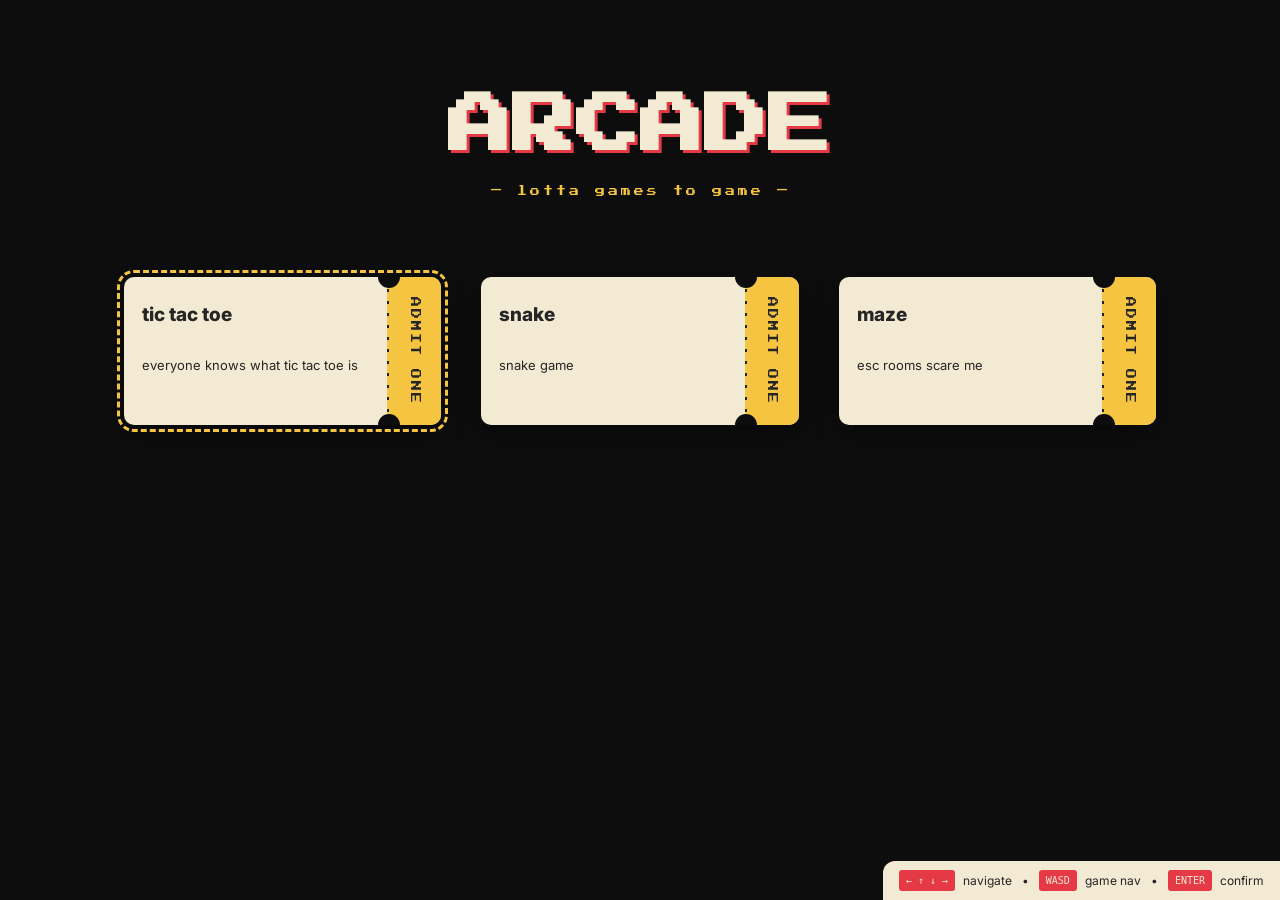
<file: index.html>
<!DOCTYPE html>
<html lang="en">
<head>
    <meta charset="UTF-8">
    <meta name="viewport" content="width=device-width, initial-scale=1.0">
    <title>arcade</title>
    <link rel="stylesheet" href="style.css">
</head>
<body>
    <header class="arc-header">
        <h1>ARCADE</h1>
        <p>— lotta games to game —</p>
    </header>
    <main>
        <div class="tix">
            <a class="tic" href="games\tictactoe.html">
                <div class="stub">
                    <span class="stub-title">tic tac toe</span>
                    <span class="stub-desc">everyone knows what tic tac toe is</span>
                </div>
                <div class="stub-tear">admit one</div>
            </a>
            <a class="tic" href="games/snake.html">
                <div class="stub">
                    <span class="stub-title">snake</span>
                    <span class="stub-desc">snake game</span>
                </div>
                <div class="stub-tear">admit one</div>
            </a>
            <a class="tic" href="games/maze.html">
                <div class="stub">
                    <span class="stub-title">maze</span>
                    <span class="stub-desc">esc rooms scare me</span>
                </div>
                <div class="stub-tear">admit one</div>
            </a>
        </div>
    </main>
    <div class="controls-hud">
        <span class="key">← ↑ ↓ →</span>
        <span>navigate</span>
        <span class="hud-dot">•</span>
        <span class="key">WASD</span>
        <span>game nav</span>
        <span class="hud-dot">•</span>
        <span class="key">ENTER</span>
        <span>confirm</span>
    </div>
    <script src="js/tabbed.js"></script>
</body>
</html>
</file>
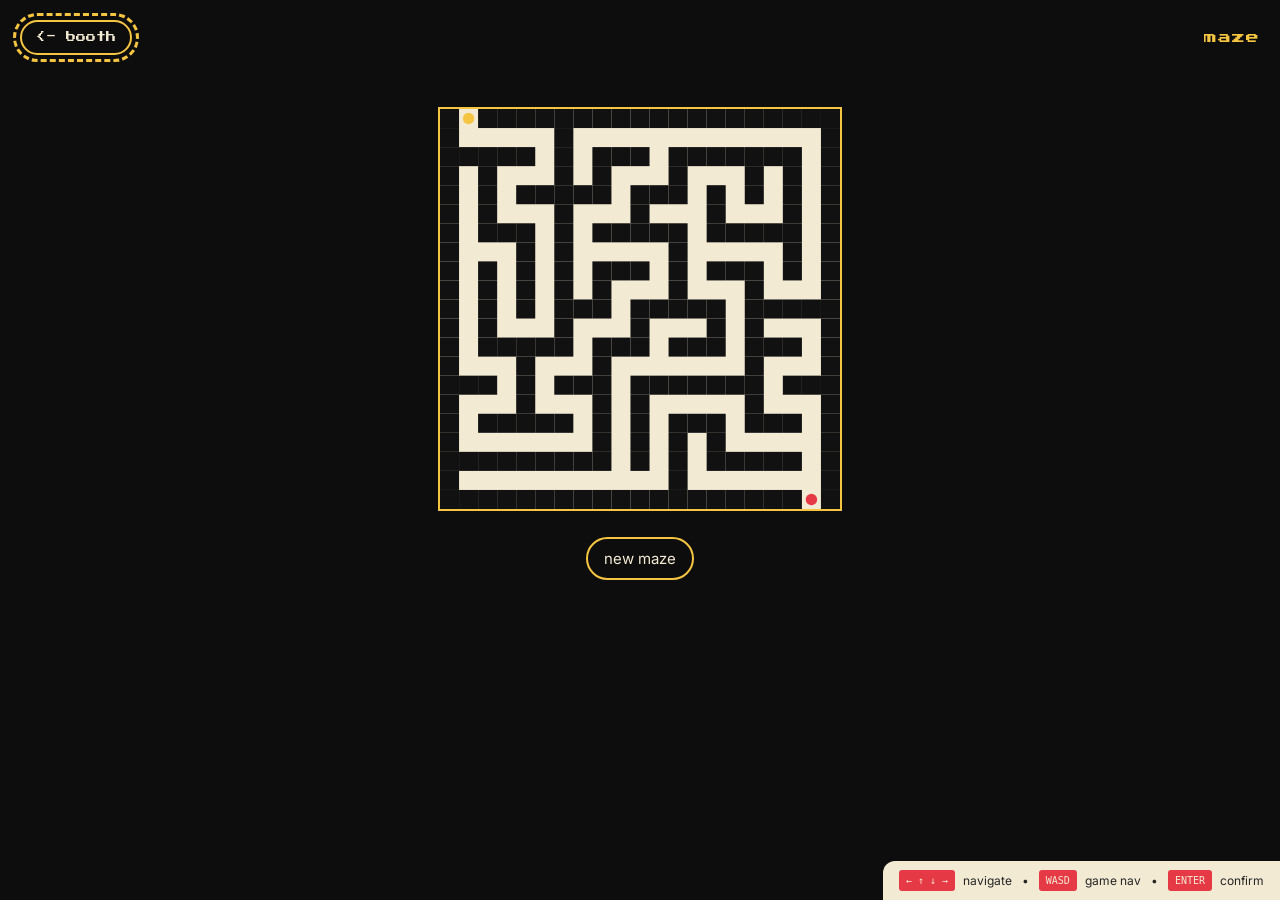
<file: games/maze.html>
<!DOCTYPE html>
<html lang="en">
<head>
    <meta charset="UTF-8">
    <meta name="viewport" content="width=device-width, initial-scale=1.0">
    <title>AAAAAAAAAA</title>
    <link rel="stylesheet" href="../style.css">
</head>
<body>
    <div class="game-top">
        <a class="back" href="../index.html"><- booth</a>
        <span class="game-name">maze</span>
    </div>
    <main class="game">
        <canvas id="game-board" width="400" height="400"></canvas>
        <div class="btn-row">
            <button id="new" class="btn">new maze</button>
        </div>
    </main>
    <div class="controls-hud">
        <span class="key">← ↑ ↓ →</span>
        <span>navigate</span>
        <span class="hud-dot">•</span>
        <span class="key">WASD</span>
        <span>game nav</span>
        <span class="hud-dot">•</span>
        <span class="key">ENTER</span>
        <span>confirm</span>
    </div>
    <script src="../js/maze.js"></script>
    <script src="../js/tabbed.js"></script>
</body>
</html>
</file>
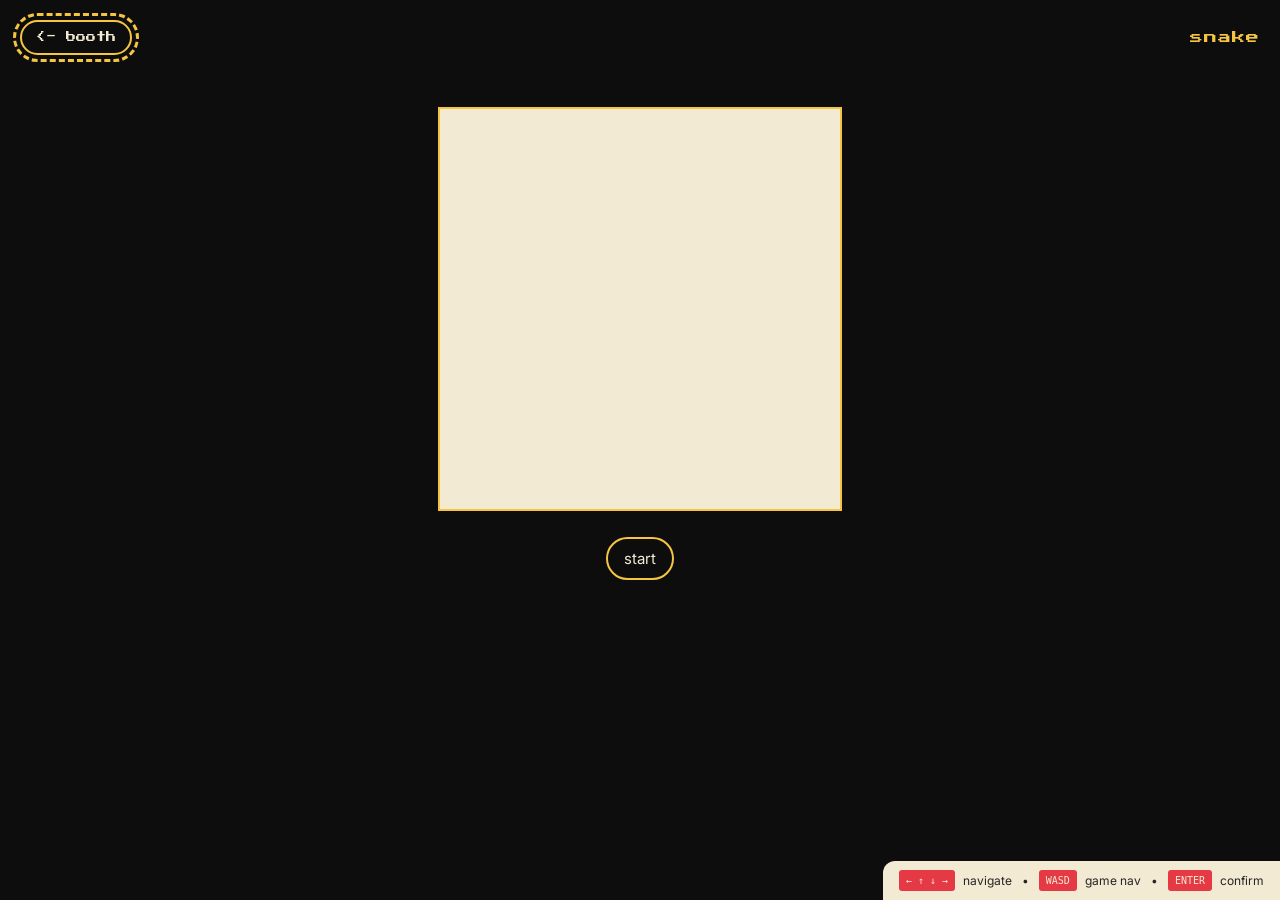
<file: games/snake.html>
<!DOCTYPE html>
<html lang="en">
<head>
    <meta charset="UTF-8">
    <meta name="viewport" content="width=device-width, initial-scale=1.0">
    <title>oh no poisonous</title>
    <link rel="stylesheet" href="../style.css">
</head>
<body>
    <div class="game-top">
        <a class="back" href="../index.html"><- booth</a>
        <span class="game-name">snake</span>
    </div>
    <main class="game">
        <canvas id="game-board" width="400" height="400"></canvas>
        <div class="btn-row">
            <button id="start" class="btn">start</button>
        </div>
    </main>
    <div class="controls-hud">
        <span class="key">← ↑ ↓ →</span>
        <span>navigate</span>
        <span class="hud-dot">•</span>
        <span class="key">WASD</span>
        <span>game nav</span>
        <span class="hud-dot">•</span>
        <span class="key">ENTER</span>
        <span>confirm</span>
    </div>
    <script src="../js/snake.js"></script>
    <script src="../js/tabbed.js"></script>
</body>
</html>
</file>
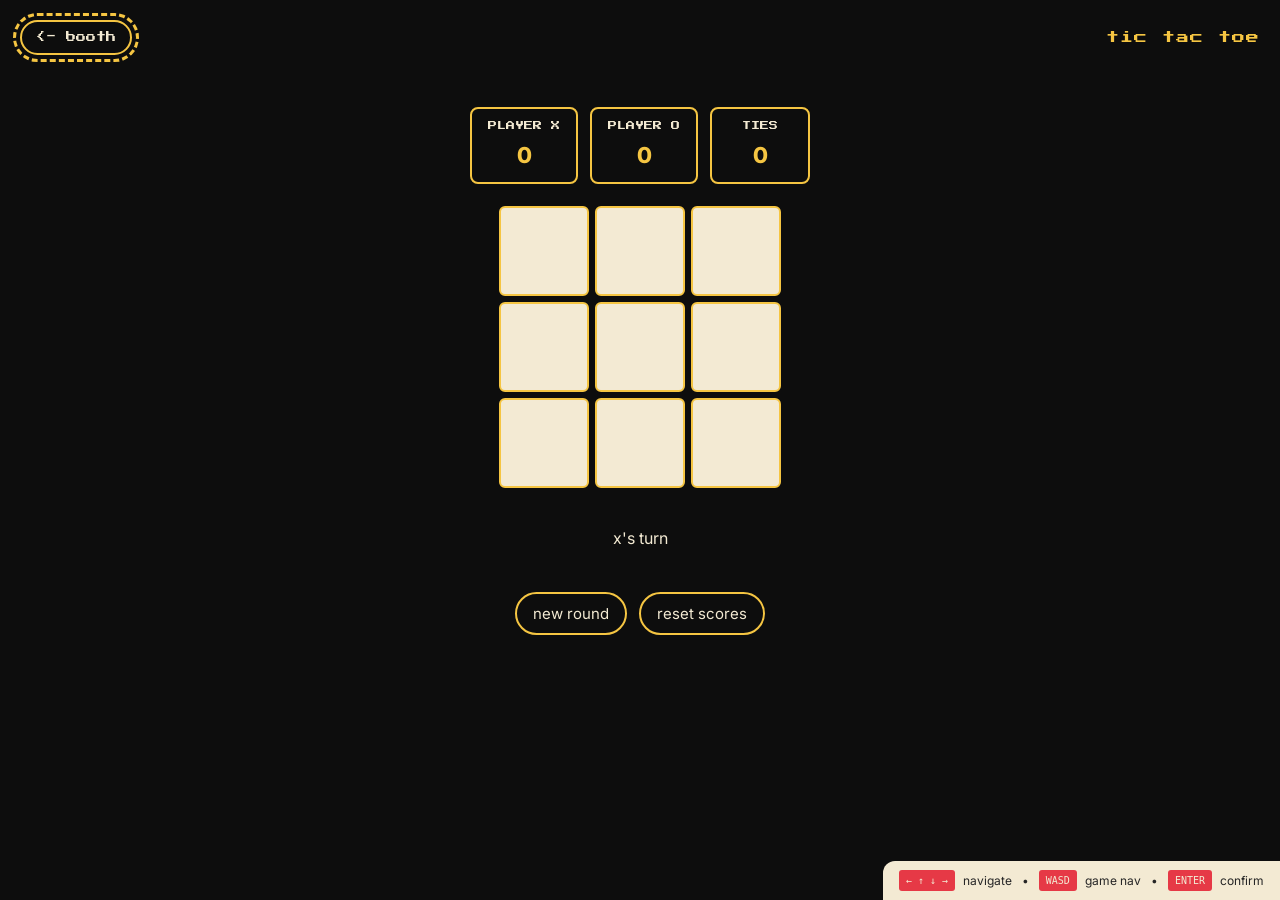
<file: games/tictactoe.html>
<!DOCTYPE html>
<html lang="en">
<head>
    <meta charset="UTF-8">
    <meta name="viewport" content="width=device-width, initial-scale=1.0">
    <title>TICTAC TOE IN THE ARCADEEEEEEEE</title>
    <link rel="stylesheet" href="../style.css">
</head>
<body>
    <div class="game-top">
        <a class="back" href="../index.html"><- booth</a>
        <span class="game-name">tic tac toe</span>
    </div>
    <main class="game">
        <div class="scores">
            <div class="score-chip">
                player x
                <span id="score-x">0</span>
            </div>
            <div class="score-chip">
                player o
                <span id="score-o">0</span>
            </div>
            <div class="score-chip">
                ties
                <span id="score-tie">0</span>
            </div>
        </div>
        <div class="ttt-board"></div>
        <p class="turn">x's turn</p>
        <div class="btn-row">
            <button class="btn" id="new">new round</button>
            <button class="btn" id="reset">reset scores</button>
        </div>
    </main>
    <div class="controls-hud">
        <span class="key">← ↑ ↓ →</span>
        <span>navigate</span>
        <span class="hud-dot">•</span>
        <span class="key">WASD</span>
        <span>game nav</span>
        <span class="hud-dot">•</span>
        <span class="key">ENTER</span>
        <span>confirm</span>
    </div>
    <script src="../js/ttt.js"></script>
    <script src="../js/tabbed.js"></script>
</body>
</html>
</file>
<file: style.css>
@import url('https://fonts.googleapis.com/css2?family=Press+Start+2P&family=Inter:wght@400;500;600;700;800&display=swap');

:root {
    --bg: #0d0d0d;
    --ink: #252525;
    --paper: #f3ead3;
    --gold: #f5c542;
    --cherry: #e63946;

    --font-head: 'Press Start 2P', monospace;
    --font-body: 'Inter', sans-serif;

    --radius: 10px;
    --stub-gap: 40px;
}

* {
    box-sizing: border-box;
    cursor: none;
}

:focus {
    outline: 3px dashed var(--gold);
    outline-offset: 4px;
}

html {
    scroll-behavior: smooth;
}

body {
    margin: 0;
    max-height: 100vh;
    background-color: var(--bg);
    color: var(--ink);
    font-family: var(--font-body);
    line-height: 1.5;
}

main {
    max-width: 1080px;
    margin: 0 auto;
    padding: 0 24px 64px;
}

.arc-header{
    padding: 48px 24px 32px;
    text-align: center;
    position: relative;
}

.arc-header h1{
    font-family: var(--font-head);
    font-size: 400%;
    color: var(--paper);
    text-shadow: 3px 3px 0 var(--cherry);
    line-height: 1.5;
    margin: 30px 0 10px;
}

.arc-header p{
    font-family: var(--font-head);
    font-size: 10px;
    letter-spacing: 3px;
    color: var(--gold);
}

.tix {
    display: grid;
    grid-template-columns: repeat(auto-fit, minmax(240px, 1fr));
    gap: var(--stub-gap);
    margin-top: 36px;
    align-content: center;
    align-items: center;
}

.tic {
    --hole: 22px;
    position: relative;
    display: flex;
    z-index: 0;
    background-color: var(--paper);
    color: var(--ink);
    border-radius: var(--radius);
    text-decoration: none;
    overflow: hidden;
    box-shadow: 0 10px 24px rgba(0, 0, 0, 0.35);
}

.stub {
    flex: 1;
    display: flex;
    flex-direction: column;
    padding: 22px 18px;
    gap: 6px;
}

.stub-title {
    font-size: 19px;
    font-weight: 800;
    margin: 2px 0px 20px;
}

.stub-desc {
    font-size: 13px;
    color: var(--ink);
}

.stub-tear {
    width: 54px;
    flex-shrink: 0;
    background: var(--gold);
    align-items: center;
    display: flex;
    justify-content: center;
    writing-mode: vertical-rl;
    font-family: var(--font-head);
    font-size: 10px;
    letter-spacing: 2px;
    color: var(--ink);
    text-transform: uppercase;
    background-image: repeating-linear-gradient(
        to bottom,
        var(--ink) 0 3px,
        transparent 3px 12px
    );
    background-position: left center;
    background-size: 2px 100%;
    background-repeat: repeat-y;
    padding: 20px 0;
}

.tic .stub-tear::before,
.tic .stub-tear::after {
  content: "";
  position: absolute;
}

.tic::before,
.tic::after {
  content: "";
  position: absolute;
  width: var(--hole);
  height: var(--hole);
  background: var(--bg);
  border-radius: 50%;
  right: 13%;
  z-index: 2;
}

.tic::before { top: calc(var(--hole) / -2); }
.tic::after { bottom: calc(var(--hole) / -2); }

.game-page {
    max-height: 100vh;
    display: flex;
    flex-direction: column;
}

.game-top {
    display: flex;
    align-items: center;
    justify-content: space-between;
    gap: 12px;
    padding: 20px;
    background: var(--bg);
    flex-wrap: wrap;
}

.back {
    font-family: var(--font-head);
    font-size: 10px;
    color: var(--paper);
    text-decoration: none;
    border: 2px solid var(--gold);
    border-radius: 999px;
    padding: 8px 14px;
    white-space: nowrap;
}

.game {
    flex: 1;
    display: flex;
    flex-direction: column;
    align-items: center;
    justify-content: center;
    gap: 22px;
    padding: 32px 20px 60px;
    text-align: center;
}

.game-name{
    font-family: var(--font-head);
    font-size: 13px;
    color: var(--gold);
    letter-spacing: 1px;
}

.scores {
    display: flex;
    gap: 12px;
    justify-content: center;
    flex-wrap: wrap;
}

.score-chip {
    min-width: 100px;
    padding: 10px 16px;
    border: 2px solid var(--gold);
    border-radius: 8px;
    color: var(--paper);
    font-family: var(--font-head);
    font-size: 9px;
    text-align: center;
    text-transform: uppercase;
}

.score-chip span{
    display: block;
    margin-top: 6px;
    font-family: var(--font-body);
    font-size: 22px;
    font-weight: 800;
    color: var(--gold);
}

.ttt-board {
    display: grid;
    grid-template-columns: repeat(3, 90px);
    grid-template-rows: repeat(3, 90px);
    gap: 6px;
}

.ttt-cell{
    border: 2px solid var(--gold);
    border-radius: 6px;
    background: var(--paper);
    color: var(--ink);
    font-family: var(--font-head);
    font-size: 28px;
    cursor: pointer;
    transition: transform 0.1s;
}

.ttt-cell:hover{
    transform: translateY(-2px);
}

.ttt-cell:active{
    transform: translateY(1px);
}

.turn {
    color: var(--paper);
}

.btn-row{
    display: flex;
    gap: 12px;
    justify-content: center;
    margin-top: 4px;
}

.btn {
    border: 2px solid var(--gold);
    border-radius: 999px;
    padding: 10px 16px;
    background: transparent;
    color: var(--paper);
    font-family: var(--font-body);
    cursor: pointer;
    font-size: 15px;
    transition: background-color 0.15s, color 0.15s, transform 0.1s;
}

.btn:hover{
    background-color: var(--gold);
    color: var(--ink);
}

.btn:active{
    transform: translateY(2px);
}

.ttt-cell.winner{
    background: var(--gold);
}

#game-board {
    border: 2px solid var(--gold);
    background-color: var(--paper);
}

.controls-hud{
    position: fixed;
    bottom: 0;
    right: 0;
    z-index: 50;
    display: flex;
    align-items: center;
    gap: 8px;
    padding: 9px 16px;
    background: var(--paper);
    color: var(--ink);
    font-size: 12px;
    border-top-left-radius: 12px;
}

.controls-hud .key{
    padding: 3px 7px;
    border-radius:3px;
    background: var(--cherry);
    color: var(--paper);
    font-family: monospace;
    font-size: 10px;
}

.controls-hud .hud-dot {
    color: var(--ink);
    margin: 0 2px;
}

@keyframes arcade-in{
    from{
        opacity: 0;
        transform: translateY(8px);
    }
    to{
        opacity: 1;
        transform: translateY(0);
    }
}

.game, .tix, .arc-header{
    animation: arcade-in 0.3s ease-out;
}
</file>
